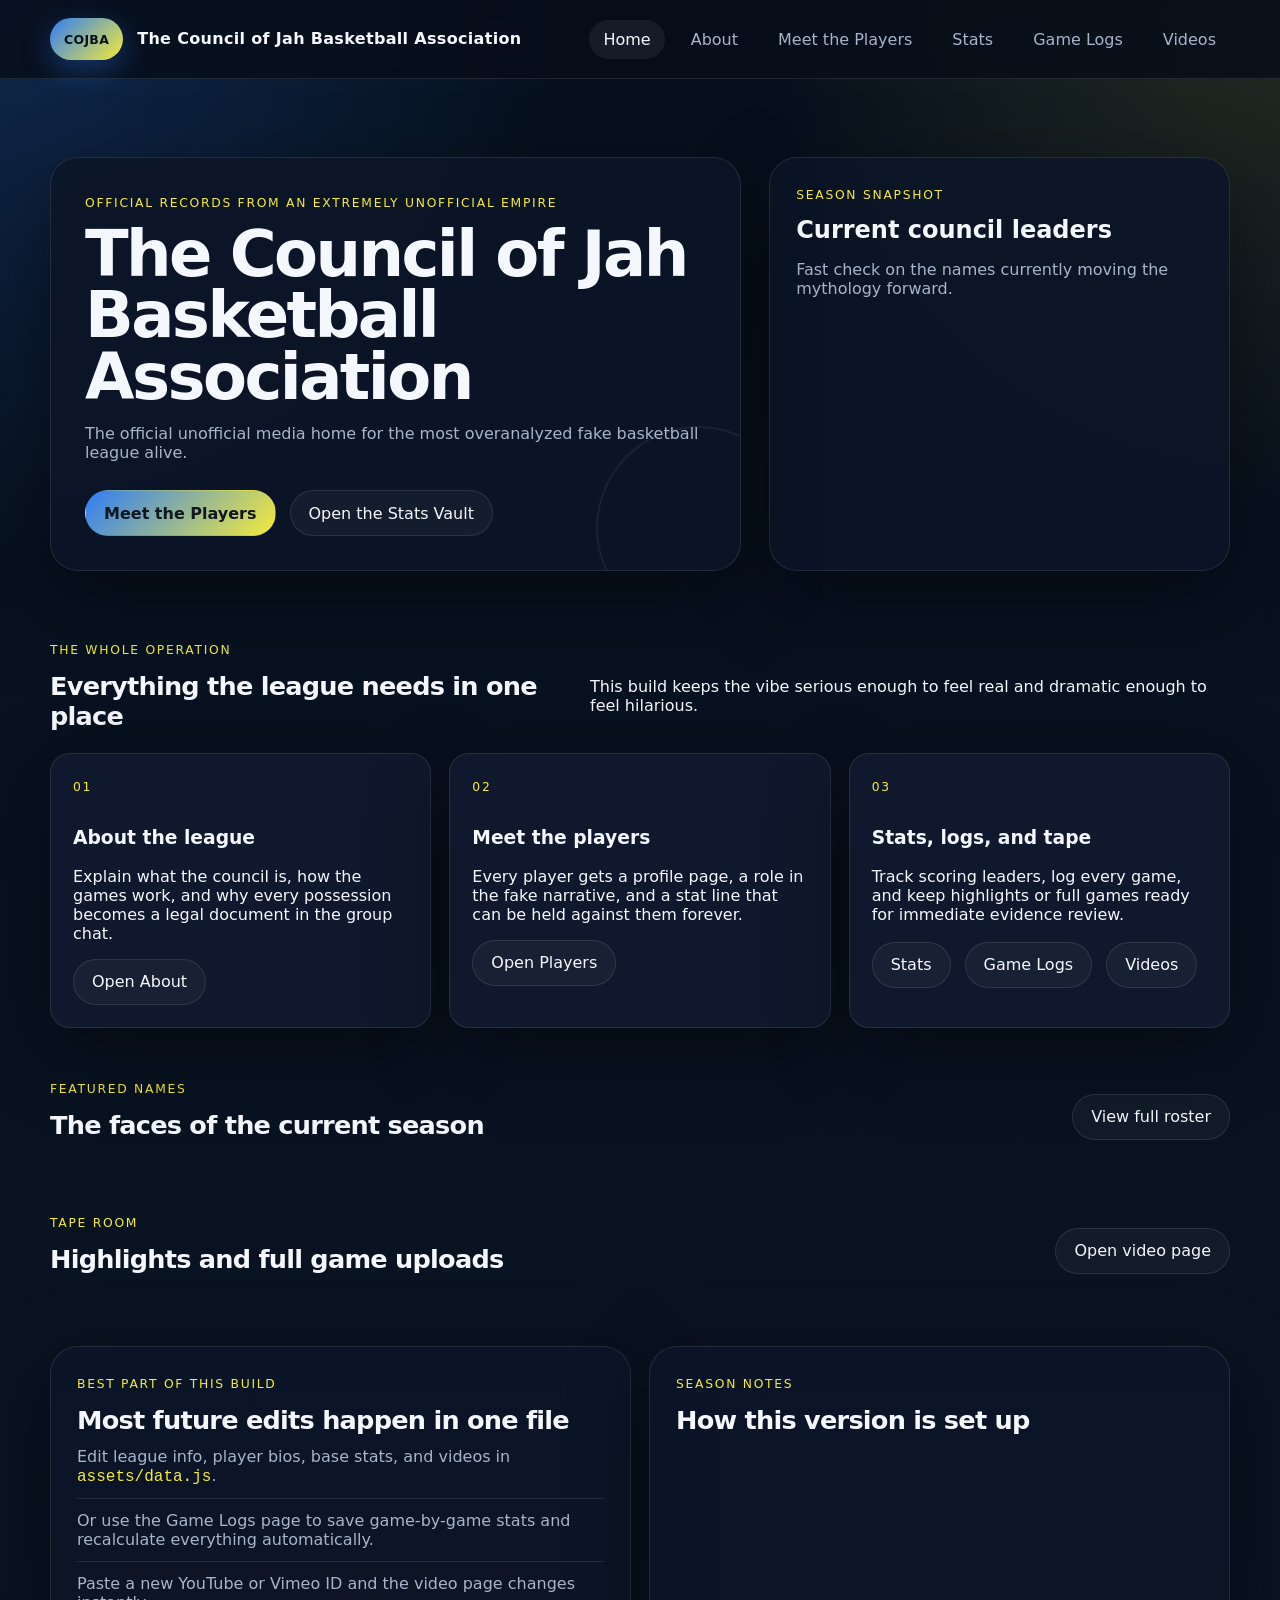
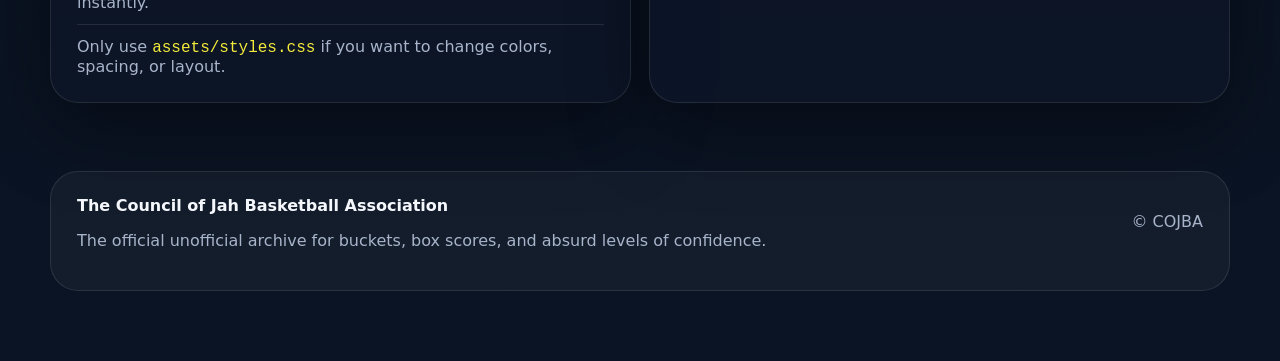
<file: index.html>
<!DOCTYPE html>
<html lang="en">
  <head>
    <meta charset="UTF-8" />
    <meta name="viewport" content="width=device-width, initial-scale=1.0" />
    <title>The Council of Jah Basketball Association</title>
    <meta
      name="description"
      content="The official unofficial website of The Council of Jah Basketball Association with player profiles, stats, and video archives."
    />
    <link rel="stylesheet" href="assets/styles.css" />
  </head>
  <body data-page="home">
    <header class="topbar">
      <div class="site-shell topbar__inner">
        <a class="brand" href="index.html" aria-label="Go to homepage">
          <span class="brand__mark" data-league-short>COJBA</span>
          <span data-league-name>The Council of Jah Basketball Association</span>
        </a>
        <nav class="nav" aria-label="Primary">
          <a class="active" href="index.html">Home</a>
          <a href="about.html">About</a>
          <a href="players.html">Meet the Players</a>
          <a href="stats.html">Stats</a>
          <a href="game-logs.html">Game Logs</a>
          <a href="videos.html">Videos</a>
        </nav>
      </div>
    </header>

    <main>
      <section class="hero">
        <div class="site-shell hero__grid">
          <div class="hero__main">
            <span class="eyebrow">Official records from an extremely unofficial empire</span>
            <h1 id="hero-title">The Council of Jah Basketball Association</h1>
            <p id="hero-blurb">
              The official unofficial media home for the most overanalyzed fake basketball league alive.
            </p>
            <div class="hero__actions">
              <a class="button" href="players.html">Meet the Players</a>
              <a class="ghost-button" href="stats.html">Open the Stats Vault</a>
            </div>
          </div>
          <aside class="hero__side">
            <div>
              <span class="eyebrow">Season snapshot</span>
              <h2 style="margin: 0 0 12px">Current council leaders</h2>
              <p>Fast check on the names currently moving the mythology forward.</p>
            </div>
            <div class="stat-grid" id="quick-stats"></div>
          </aside>
        </div>
      </section>

      <section class="section">
        <div class="site-shell">
          <div class="section-head">
            <div>
              <span class="eyebrow">The whole operation</span>
              <h2>Everything the league needs in one place</h2>
            </div>
            <p class="section-subtext">
              This build keeps the vibe serious enough to feel real and dramatic enough to feel hilarious.
            </p>
          </div>
          <div class="card-grid">
            <article class="list-card">
              <span class="eyebrow">01</span>
              <h3>About the league</h3>
              <p>Explain what the council is, how the games work, and why every possession becomes a legal document in the group chat.</p>
              <a class="ghost-button" href="about.html">Open About</a>
            </article>
            <article class="list-card">
              <span class="eyebrow">02</span>
              <h3>Meet the players</h3>
              <p>Every player gets a profile page, a role in the fake narrative, and a stat line that can be held against them forever.</p>
              <a class="ghost-button" href="players.html">Open Players</a>
            </article>
            <article class="list-card">
              <span class="eyebrow">03</span>
              <h3>Stats, logs, and tape</h3>
              <p>Track scoring leaders, log every game, and keep highlights or full games ready for immediate evidence review.</p>
              <div class="hero__actions" style="margin-top: 18px">
                <a class="ghost-button" href="stats.html">Stats</a>
                <a class="ghost-button" href="game-logs.html">Game Logs</a>
                <a class="ghost-button" href="videos.html">Videos</a>
              </div>
            </article>
          </div>
        </div>
      </section>

      <section class="section">
        <div class="site-shell">
          <div class="section-head">
            <div>
              <span class="eyebrow">Featured names</span>
              <h2>The faces of the current season</h2>
            </div>
            <a class="ghost-button" href="players.html">View full roster</a>
          </div>
          <div class="card-grid" id="player-preview"></div>
        </div>
      </section>

      <section class="section">
        <div class="site-shell">
          <div class="section-head">
            <div>
              <span class="eyebrow">Tape room</span>
              <h2>Highlights and full game uploads</h2>
            </div>
            <a class="ghost-button" href="videos.html">Open video page</a>
          </div>
          <div class="card-grid" id="video-preview"></div>
        </div>
      </section>

      <section class="section">
        <div class="site-shell card-grid two">
          <section class="surface">
            <span class="eyebrow">Best part of this build</span>
            <h2>Most future edits happen in one file</h2>
            <ul class="bullets">
              <li>Edit league info, player bios, base stats, and videos in <code>assets/data.js</code>.</li>
              <li>Or use the Game Logs page to save game-by-game stats and recalculate everything automatically.</li>
              <li>Paste a new YouTube or Vimeo ID and the video page changes instantly.</li>
              <li>Only use <code>assets/styles.css</code> if you want to change colors, spacing, or layout.</li>
            </ul>
          </section>
          <section class="surface">
            <span class="eyebrow">Season notes</span>
            <h2>How this version is set up</h2>
            <ul class="bullets" id="season-notes"></ul>
          </section>
        </div>
      </section>
    </main>

    <footer class="footer">
      <div class="site-shell footer__panel">
        <div>
          <strong data-league-name>The Council of Jah Basketball Association</strong>
          <p>The official unofficial archive for buckets, box scores, and absurd levels of confidence.</p>
        </div>
        <div>
          <p>&copy; <span data-current-year></span> <span data-league-short>COJBA</span></p>
        </div>
      </div>
    </footer>

    <script src="assets/data.js"></script>
    <script src="assets/app.js"></script>
  </body>
</html>
</file>
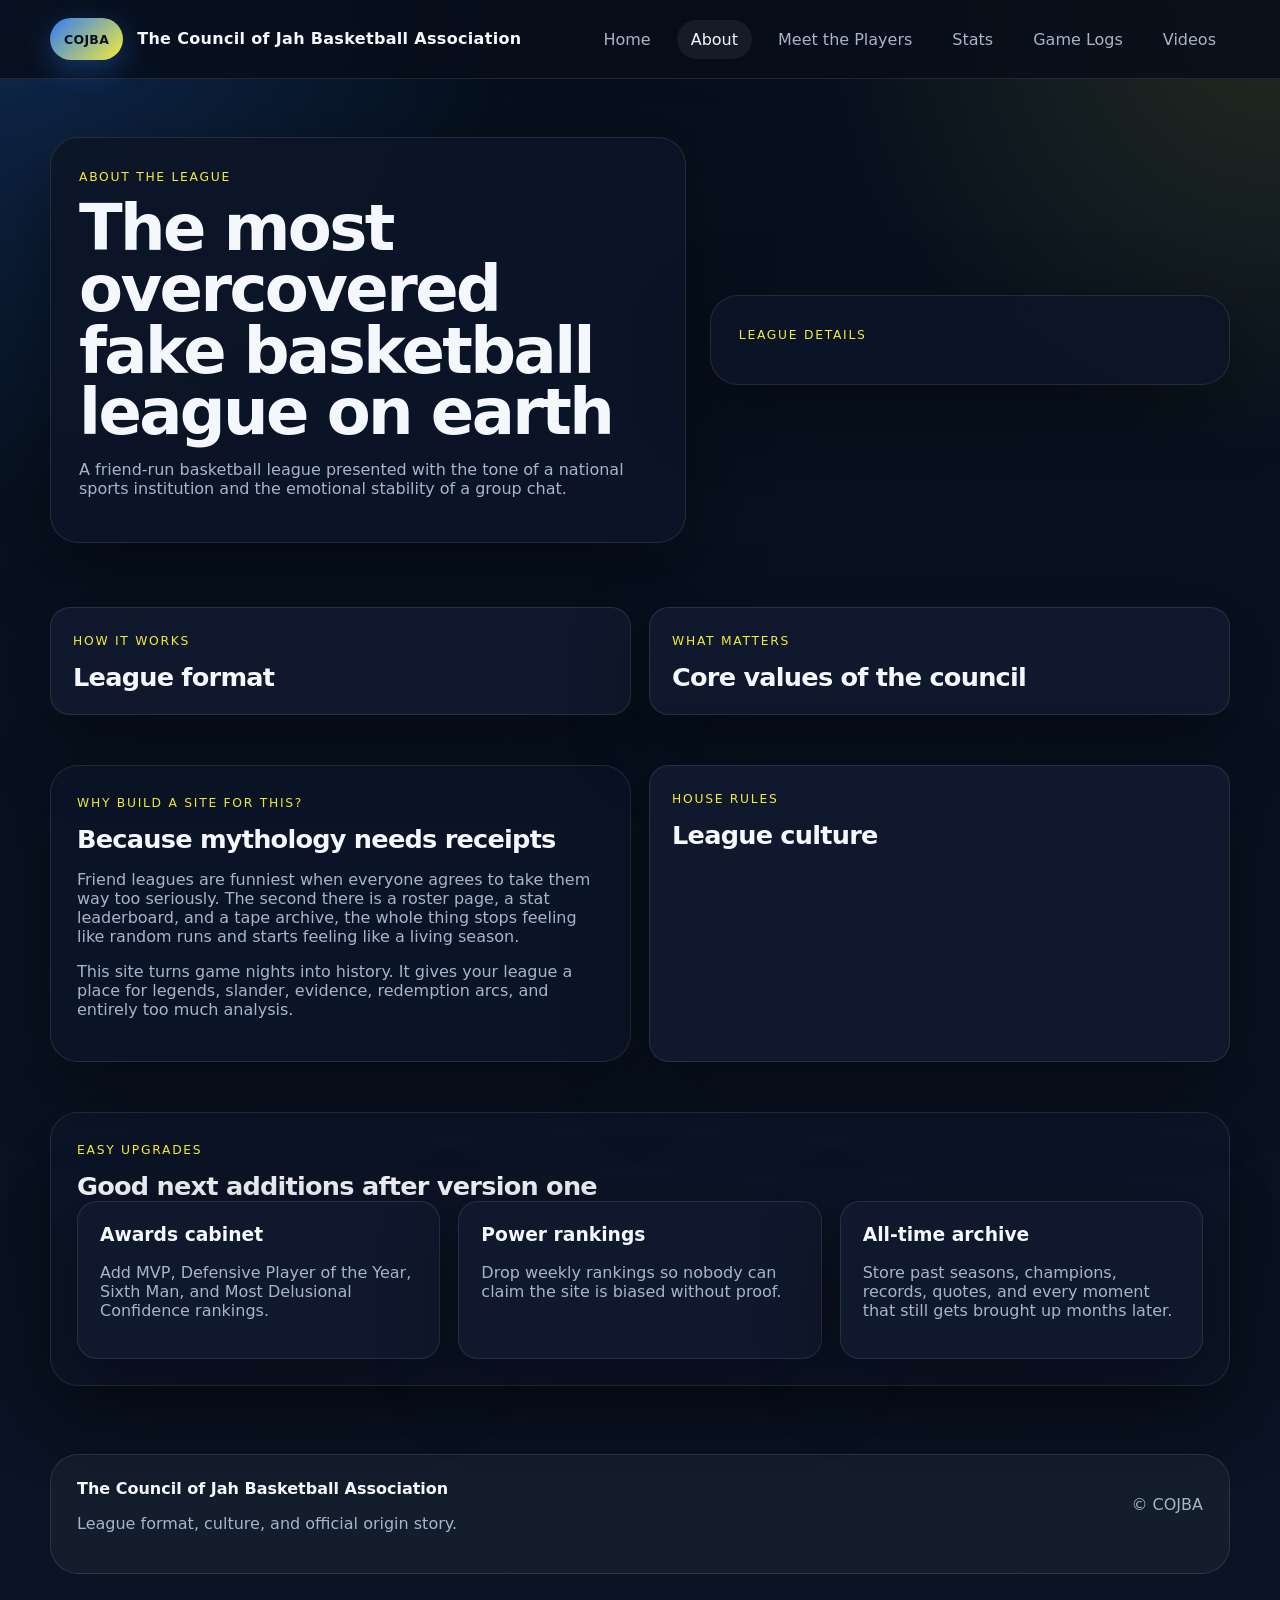
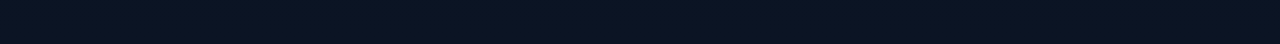
<file: about.html>
<!DOCTYPE html>
<html lang="en">
  <head>
    <meta charset="UTF-8" />
    <meta name="viewport" content="width=device-width, initial-scale=1.0" />
    <title>About | The Council of Jah Basketball Association</title>
    <meta name="description" content="About The Council of Jah Basketball Association, its format, and its fake-media mythology." />
    <link rel="stylesheet" href="assets/styles.css" />
  </head>
  <body data-page="about">
    <header class="topbar">
      <div class="site-shell topbar__inner">
        <a class="brand" href="index.html" aria-label="Go to homepage">
          <span class="brand__mark" data-league-short>COJBA</span>
          <span data-league-name>The Council of Jah Basketball Association</span>
        </a>
        <nav class="nav" aria-label="Primary">
          <a href="index.html">Home</a>
          <a class="active" href="about.html">About</a>
          <a href="players.html">Meet the Players</a>
          <a href="stats.html">Stats</a>
          <a href="game-logs.html">Game Logs</a>
          <a href="videos.html">Videos</a>
        </nav>
      </div>
    </header>

    <main>
      <section class="page-hero site-shell">
        <div class="page-hero__panel">
          <span class="eyebrow">About the league</span>
          <h1>The most overcovered fake basketball league on earth</h1>
          <p id="about-description">
            A friend-run basketball league presented with the tone of a national sports institution and the emotional stability of a group chat.
          </p>
        </div>
        <aside class="page-hero__panel">
          <span class="eyebrow">League details</span>
          <div id="league-details" class="info-cluster"></div>
        </aside>
      </section>

      <section class="section">
        <div class="site-shell card-grid two">
          <article class="surface list-card">
            <span class="eyebrow">How it works</span>
            <h2>League format</h2>
            <ul id="format-list"></ul>
          </article>
          <article class="surface list-card">
            <span class="eyebrow">What matters</span>
            <h2>Core values of the council</h2>
            <ul id="values-list"></ul>
          </article>
        </div>
      </section>

      <section class="section">
        <div class="site-shell card-grid two">
          <article class="surface">
            <span class="eyebrow">Why build a site for this?</span>
            <h2>Because mythology needs receipts</h2>
            <p>
              Friend leagues are funniest when everyone agrees to take them way too seriously. The second there is a roster page, a stat leaderboard,
              and a tape archive, the whole thing stops feeling like random runs and starts feeling like a living season.
            </p>
            <p>
              This site turns game nights into history. It gives your league a place for legends, slander, evidence, redemption arcs, and entirely too much analysis.
            </p>
          </article>
          <article class="surface list-card">
            <span class="eyebrow">House rules</span>
            <h2>League culture</h2>
            <ul id="rules-list"></ul>
          </article>
        </div>
      </section>

      <section class="section">
        <div class="site-shell">
          <article class="surface">
            <span class="eyebrow">Easy upgrades</span>
            <h2>Good next additions after version one</h2>
            <div class="card-grid">
              <article class="list-card">
                <h3>Awards cabinet</h3>
                <p>Add MVP, Defensive Player of the Year, Sixth Man, and Most Delusional Confidence rankings.</p>
              </article>
              <article class="list-card">
                <h3>Power rankings</h3>
                <p>Drop weekly rankings so nobody can claim the site is biased without proof.</p>
              </article>
              <article class="list-card">
                <h3>All-time archive</h3>
                <p>Store past seasons, champions, records, quotes, and every moment that still gets brought up months later.</p>
              </article>
            </div>
          </article>
        </div>
      </section>
    </main>

    <footer class="footer">
      <div class="site-shell footer__panel">
        <div>
          <strong data-league-name>The Council of Jah Basketball Association</strong>
          <p>League format, culture, and official origin story.</p>
        </div>
        <div>
          <p>&copy; <span data-current-year></span> <span data-league-short>COJBA</span></p>
        </div>
      </div>
    </footer>

    <script src="assets/data.js"></script>
    <script src="assets/app.js"></script>
  </body>
</html>
</file>
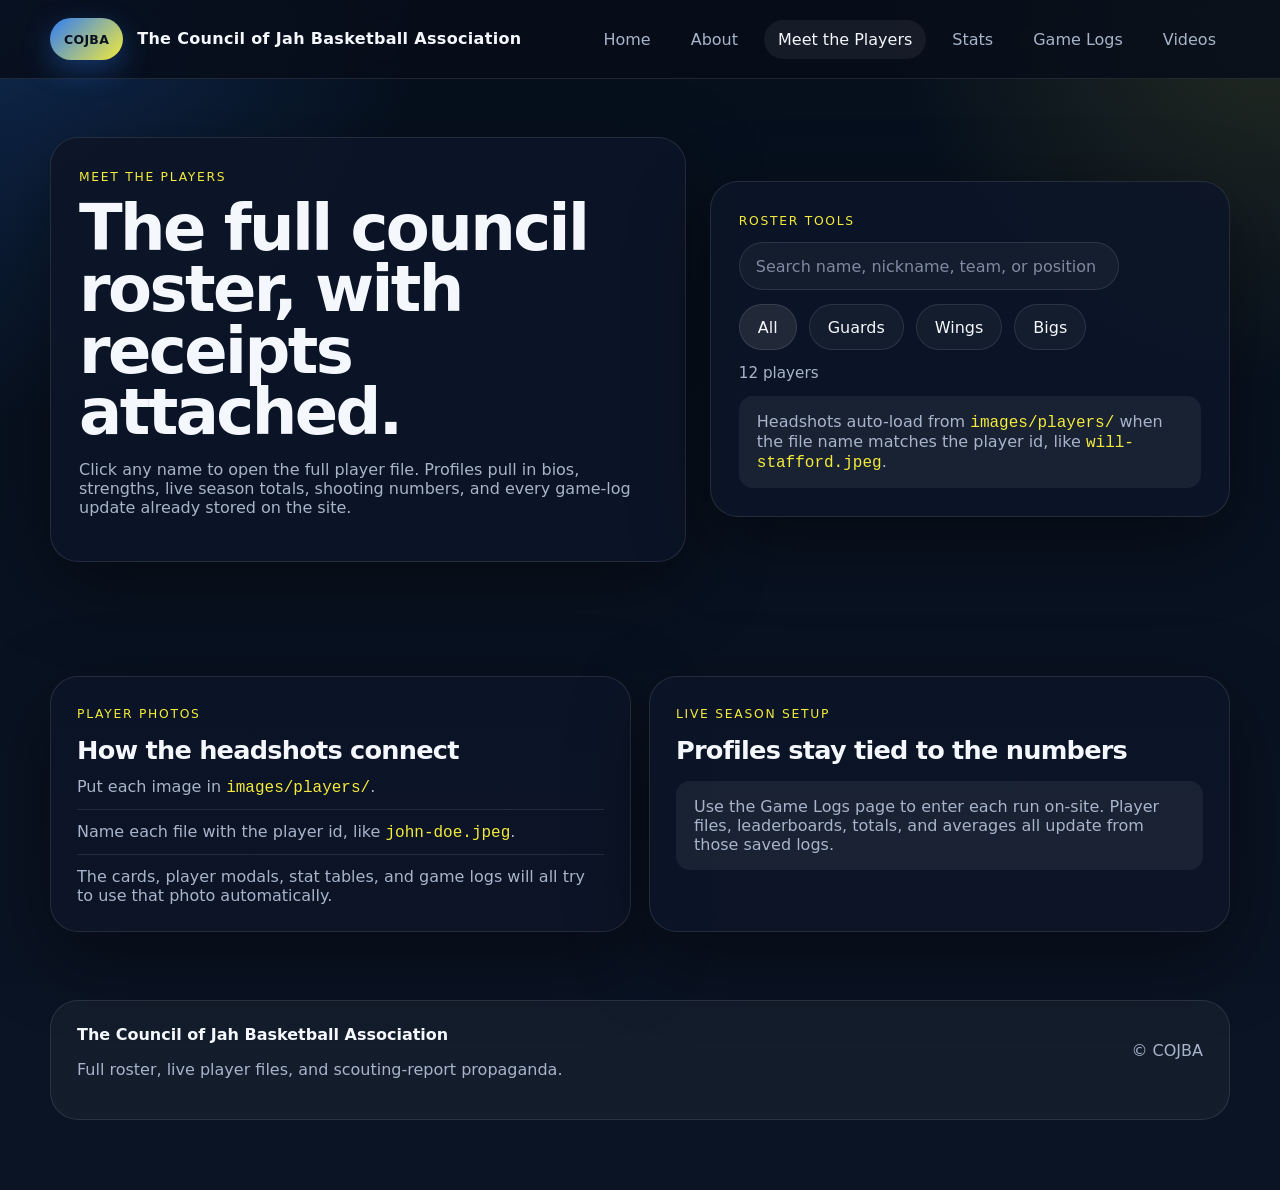
<file: players.html>
<!DOCTYPE html>
<html lang="en">
  <head>
    <meta charset="UTF-8" />
    <meta name="viewport" content="width=device-width, initial-scale=1.0" />
    <title>Meet the Players | The Council of Jah Basketball Association</title>
    <meta
      name="description"
      content="Full COJBA roster with player files, scouting reports, live stats, and headshots that auto-load from your player image folder."
    />
    <link rel="stylesheet" href="assets/styles.css" />
  </head>
  <body data-page="players">
    <header class="topbar">
      <div class="site-shell topbar__inner">
        <a class="brand" href="index.html" aria-label="Go to homepage">
          <span class="brand__mark" data-league-short>COJBA</span>
          <span data-league-name>The Council of Jah Basketball Association</span>
        </a>
        <nav class="nav" aria-label="Primary">
          <a href="index.html">Home</a>
          <a href="about.html">About</a>
          <a class="active" href="players.html">Meet the Players</a>
          <a href="stats.html">Stats</a>
          <a href="game-logs.html">Game Logs</a>
          <a href="videos.html">Videos</a>
        </nav>
      </div>
    </header>

    <main>
      <section class="page-hero site-shell players-hero">
        <div class="page-hero__panel">
          <span class="eyebrow">Meet the players</span>
          <h1>The full council roster, with receipts attached.</h1>
          <p>
            Click any name to open the full player file. Profiles pull in bios, strengths, live season totals,
            shooting numbers, and every game-log update already stored on the site.
          </p>
        </div>
        <aside class="page-hero__panel">
          <span class="eyebrow">Roster tools</span>
          <div class="stack">
            <input
              id="player-search"
              class="input"
              type="text"
              placeholder="Search name, nickname, team, or position"
            />
            <div class="filter-row">
              <button class="filter-button active" type="button" data-filter="ALL">All</button>
              <button class="filter-button" type="button" data-filter="GUARDS">Guards</button>
              <button class="filter-button" type="button" data-filter="WINGS">Wings</button>
              <button class="filter-button" type="button" data-filter="BIGS">Bigs</button>
            </div>
            <span class="inline-meta" id="player-count">12 players</span>
            <p class="code-note players-note">
              Headshots auto-load from <code>images/players/</code> when the file name matches the player id,
              like <code>will-stafford.jpeg</code>.
            </p>
          </div>
        </aside>
      </section>

      <section class="section">
        <div class="site-shell">
          <div class="card-grid" id="players-grid"></div>
        </div>
      </section>

      <section class="section">
        <div class="site-shell card-grid two">
          <article class="surface">
            <span class="eyebrow">Player photos</span>
            <h2>How the headshots connect</h2>
            <ul class="bullets">
              <li>Put each image in <code>images/players/</code>.</li>
              <li>Name each file with the player id, like <code>john-doe.jpeg</code>.</li>
              <li>The cards, player modals, stat tables, and game logs will all try to use that photo automatically.</li>
            </ul>
          </article>
          <article class="surface">
            <span class="eyebrow">Live season setup</span>
            <h2>Profiles stay tied to the numbers</h2>
            <p class="code-note">
              Use the Game Logs page to enter each run on-site. Player files, leaderboards, totals, and averages all update from those saved logs.
            </p>
          </article>
        </div>
      </section>
    </main>

    <footer class="footer">
      <div class="site-shell footer__panel">
        <div>
          <strong data-league-name>The Council of Jah Basketball Association</strong>
          <p>Full roster, live player files, and scouting-report propaganda.</p>
        </div>
        <div>
          <p>&copy; <span data-current-year></span> <span data-league-short>COJBA</span></p>
        </div>
      </div>
    </footer>

    <script src="assets/data.js"></script>
    <script src="assets/app.js"></script>
  </body>
</html>
</file>
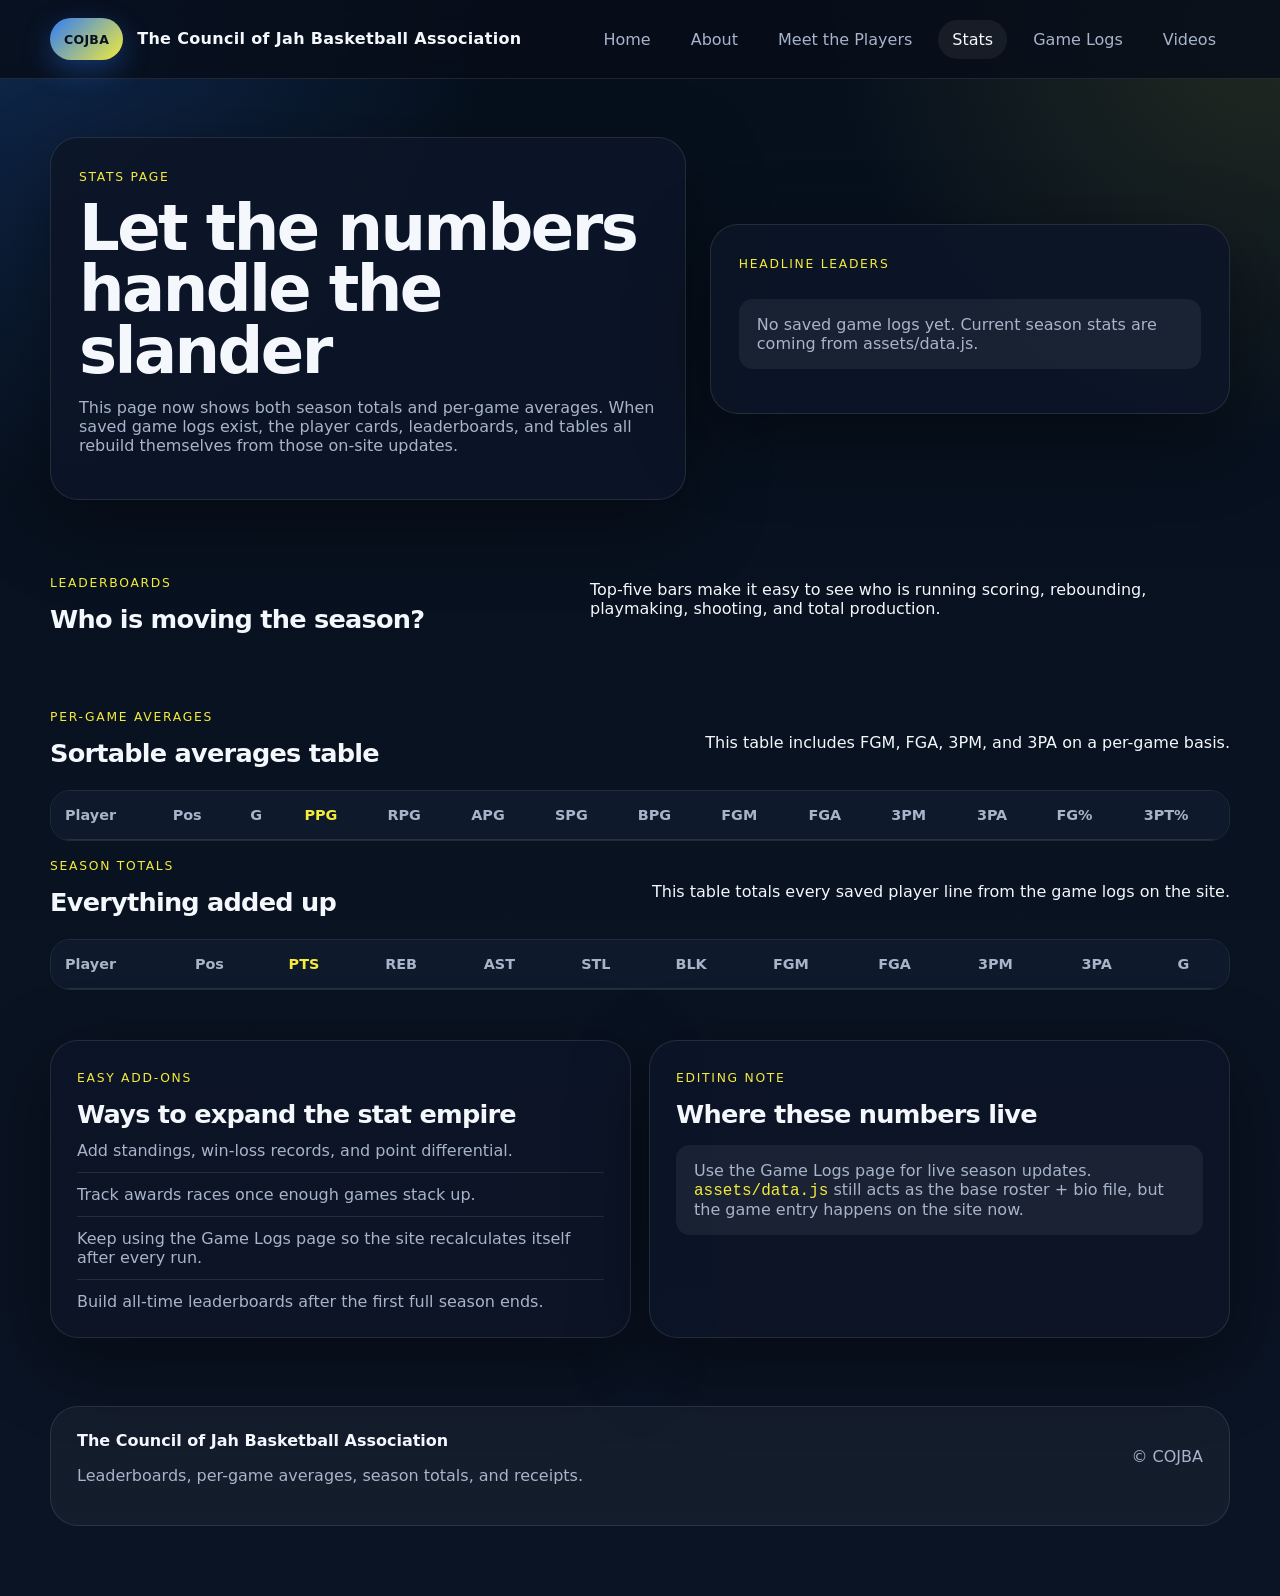
<file: stats.html>
<!DOCTYPE html>
<html lang="en">
  <head>
    <meta charset="UTF-8" />
    <meta name="viewport" content="width=device-width, initial-scale=1.0" />
    <title>Stats | The Council of Jah Basketball Association</title>
    <meta name="description" content="League stats page with leaderboards, per-game averages, and season totals for The Council of Jah Basketball Association." />
    <link rel="stylesheet" href="assets/styles.css" />
  </head>
  <body data-page="stats">
    <header class="topbar">
      <div class="site-shell topbar__inner">
        <a class="brand" href="index.html" aria-label="Go to homepage">
          <span class="brand__mark" data-league-short>COJBA</span>
          <span data-league-name>The Council of Jah Basketball Association</span>
        </a>
        <nav class="nav" aria-label="Primary">
          <a href="index.html">Home</a>
          <a href="about.html">About</a>
          <a href="players.html">Meet the Players</a>
          <a class="active" href="stats.html">Stats</a>
          <a href="game-logs.html">Game Logs</a>
          <a href="videos.html">Videos</a>
        </nav>
      </div>
    </header>

    <main>
      <section class="page-hero site-shell">
        <div class="page-hero__panel">
          <span class="eyebrow">Stats page</span>
          <h1>Let the numbers handle the slander</h1>
          <p>
            This page now shows both season totals and per-game averages. When saved game logs exist,
            the player cards, leaderboards, and tables all rebuild themselves from those on-site updates.
          </p>
        </div>
        <aside class="page-hero__panel">
          <span class="eyebrow">Headline leaders</span>
          <div class="info-cluster" id="stats-summary"></div>
          <p class="code-note" style="margin-top: 14px" data-stats-source-note>No saved game logs yet. Current season stats are coming from assets/data.js.</p>
        </aside>
      </section>

      <section class="section">
        <div class="site-shell">
          <div class="section-head">
            <div>
              <span class="eyebrow">Leaderboards</span>
              <h2>Who is moving the season?</h2>
            </div>
            <p class="section-subtext">Top-five bars make it easy to see who is running scoring, rebounding, playmaking, shooting, and total production.</p>
          </div>
          <div class="leaderboards-grid" id="leaderboards"></div>
        </div>
      </section>

      <section class="section">
        <div class="site-shell stack">
          <div>
            <div class="section-head">
              <div>
                <span class="eyebrow">Per-game averages</span>
                <h2>Sortable averages table</h2>
              </div>
              <p class="section-subtext">This table includes FGM, FGA, 3PM, and 3PA on a per-game basis.</p>
            </div>
            <div class="table-wrap">
              <table class="stats-table" id="stats-averages-table">
                <thead>
                  <tr>
                    <th>Player</th>
                    <th>Pos</th>
                    <th><button class="sort-button" type="button" data-sort="stats.games">G</button></th>
                    <th><button class="sort-button active" type="button" data-sort="stats.pts">PPG</button></th>
                    <th><button class="sort-button" type="button" data-sort="stats.reb">RPG</button></th>
                    <th><button class="sort-button" type="button" data-sort="stats.ast">APG</button></th>
                    <th><button class="sort-button" type="button" data-sort="stats.stl">SPG</button></th>
                    <th><button class="sort-button" type="button" data-sort="stats.blk">BPG</button></th>
                    <th><button class="sort-button" type="button" data-sort="stats.fgm">FGM</button></th>
                    <th><button class="sort-button" type="button" data-sort="stats.fga">FGA</button></th>
                    <th><button class="sort-button" type="button" data-sort="stats.tpm">3PM</button></th>
                    <th><button class="sort-button" type="button" data-sort="stats.tpa">3PA</button></th>
                    <th><button class="sort-button" type="button" data-sort="stats.fg">FG%</button></th>
                    <th><button class="sort-button" type="button" data-sort="stats.three">3PT%</button></th>
                  </tr>
                </thead>
                <tbody id="stats-averages-table-body"></tbody>
              </table>
            </div>
          </div>

          <div>
            <div class="section-head">
              <div>
                <span class="eyebrow">Season totals</span>
                <h2>Everything added up</h2>
              </div>
              <p class="section-subtext">This table totals every saved player line from the game logs on the site.</p>
            </div>
            <div class="table-wrap">
              <table class="stats-table" id="stats-totals-table">
                <thead>
                  <tr>
                    <th>Player</th>
                    <th>Pos</th>
                    <th><button class="sort-button active" type="button" data-sort="totals.pts">PTS</button></th>
                    <th><button class="sort-button" type="button" data-sort="totals.reb">REB</button></th>
                    <th><button class="sort-button" type="button" data-sort="totals.ast">AST</button></th>
                    <th><button class="sort-button" type="button" data-sort="totals.stl">STL</button></th>
                    <th><button class="sort-button" type="button" data-sort="totals.blk">BLK</button></th>
                    <th><button class="sort-button" type="button" data-sort="totals.fgm">FGM</button></th>
                    <th><button class="sort-button" type="button" data-sort="totals.fga">FGA</button></th>
                    <th><button class="sort-button" type="button" data-sort="totals.tpm">3PM</button></th>
                    <th><button class="sort-button" type="button" data-sort="totals.tpa">3PA</button></th>
                    <th><button class="sort-button" type="button" data-sort="totals.games">G</button></th>
                  </tr>
                </thead>
                <tbody id="stats-totals-table-body"></tbody>
              </table>
            </div>
          </div>
        </div>
      </section>

      <section class="section">
        <div class="site-shell card-grid two">
          <article class="surface">
            <span class="eyebrow">Easy add-ons</span>
            <h2>Ways to expand the stat empire</h2>
            <ul class="bullets">
              <li>Add standings, win-loss records, and point differential.</li>
              <li>Track awards races once enough games stack up.</li>
              <li>Keep using the Game Logs page so the site recalculates itself after every run.</li>
              <li>Build all-time leaderboards after the first full season ends.</li>
            </ul>
          </article>
          <article class="surface">
            <span class="eyebrow">Editing note</span>
            <h2>Where these numbers live</h2>
            <p class="code-note">
              Use the Game Logs page for live season updates. <code>assets/data.js</code> still acts as the base roster + bio file, but the game entry happens on the site now.
            </p>
          </article>
        </div>
      </section>
    </main>

    <footer class="footer">
      <div class="site-shell footer__panel">
        <div>
          <strong data-league-name>The Council of Jah Basketball Association</strong>
          <p>Leaderboards, per-game averages, season totals, and receipts.</p>
        </div>
        <div>
          <p>&copy; <span data-current-year></span> <span data-league-short>COJBA</span></p>
        </div>
      </div>
    </footer>

    <script src="assets/data.js"></script>
    <script src="assets/app.js"></script>
  </body>
</html>
</file>
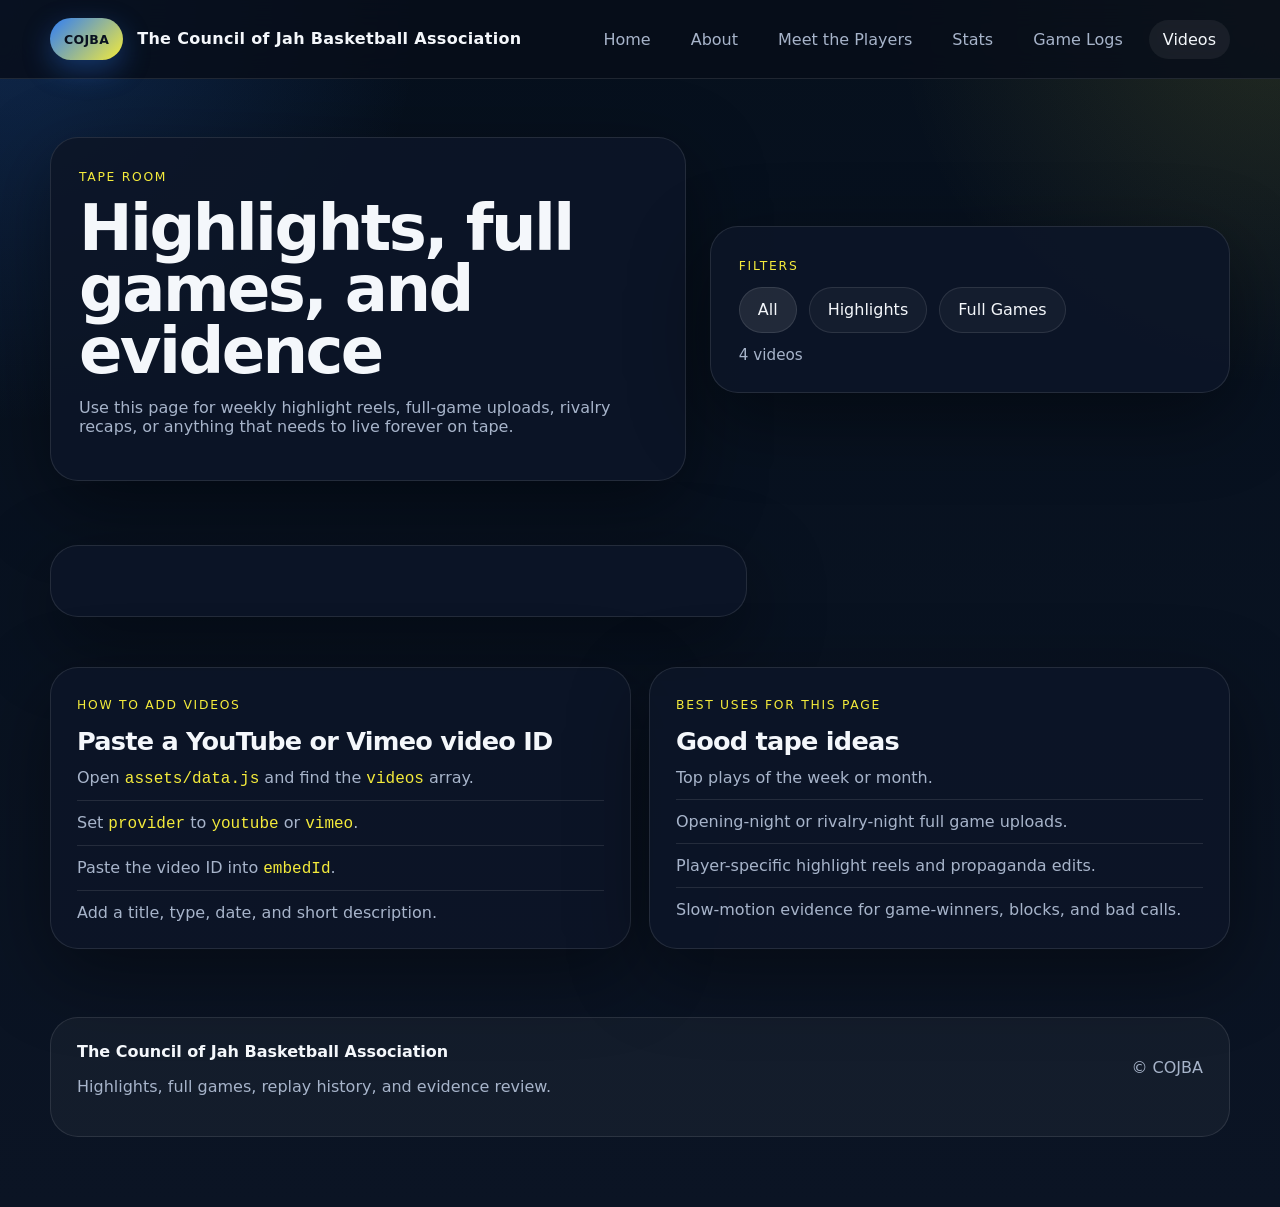
<file: videos.html>
<!DOCTYPE html>
<html lang="en">
  <head>
    <meta charset="UTF-8" />
    <meta name="viewport" content="width=device-width, initial-scale=1.0" />
    <title>Videos | The Council of Jah Basketball Association</title>
    <meta name="description" content="Highlights and full game videos for The Council of Jah Basketball Association with YouTube and Vimeo embed support." />
    <link rel="stylesheet" href="assets/styles.css" />
  </head>
  <body data-page="videos">
    <header class="topbar">
      <div class="site-shell topbar__inner">
        <a class="brand" href="index.html" aria-label="Go to homepage">
          <span class="brand__mark" data-league-short>COJBA</span>
          <span data-league-name>The Council of Jah Basketball Association</span>
        </a>
        <nav class="nav" aria-label="Primary">
          <a href="index.html">Home</a>
          <a href="about.html">About</a>
          <a href="players.html">Meet the Players</a>
          <a href="stats.html">Stats</a>
          <a href="game-logs.html">Game Logs</a>
          <a class="active" href="videos.html">Videos</a>
        </nav>
      </div>
    </header>

    <main>
      <section class="page-hero site-shell">
        <div class="page-hero__panel">
          <span class="eyebrow">Tape room</span>
          <h1>Highlights, full games, and evidence</h1>
          <p>
            Use this page for weekly highlight reels, full-game uploads, rivalry recaps, or anything that needs to live forever on tape.
          </p>
        </div>
        <aside class="page-hero__panel">
          <span class="eyebrow">Filters</span>
          <div class="filter-row" style="margin-bottom: 12px">
            <button class="filter-button active" type="button" data-video-filter="ALL">All</button>
            <button class="filter-button" type="button" data-video-filter="Highlights">Highlights</button>
            <button class="filter-button" type="button" data-video-filter="Full Game">Full Games</button>
          </div>
          <span class="inline-meta" id="video-count">4 videos</span>
        </aside>
      </section>

      <section class="section">
        <div class="site-shell video-layout">
          <div class="surface">
            <div id="featured-video"></div>
            <div id="featured-video-meta" style="margin-top: 18px"></div>
          </div>
          <aside class="video-sidebar" id="video-list"></aside>
        </div>
      </section>

      <section class="section">
        <div class="site-shell card-grid two">
          <article class="surface">
            <span class="eyebrow">How to add videos</span>
            <h2>Paste a YouTube or Vimeo video ID</h2>
            <ul class="bullets">
              <li>Open <code>assets/data.js</code> and find the <code>videos</code> array.</li>
              <li>Set <code>provider</code> to <code>youtube</code> or <code>vimeo</code>.</li>
              <li>Paste the video ID into <code>embedId</code>.</li>
              <li>Add a title, type, date, and short description.</li>
            </ul>
          </article>
          <article class="surface">
            <span class="eyebrow">Best uses for this page</span>
            <h2>Good tape ideas</h2>
            <ul class="bullets">
              <li>Top plays of the week or month.</li>
              <li>Opening-night or rivalry-night full game uploads.</li>
              <li>Player-specific highlight reels and propaganda edits.</li>
              <li>Slow-motion evidence for game-winners, blocks, and bad calls.</li>
            </ul>
          </article>
        </div>
      </section>
    </main>

    <footer class="footer">
      <div class="site-shell footer__panel">
        <div>
          <strong data-league-name>The Council of Jah Basketball Association</strong>
          <p>Highlights, full games, replay history, and evidence review.</p>
        </div>
        <div>
          <p>&copy; <span data-current-year></span> <span data-league-short>COJBA</span></p>
        </div>
      </div>
    </footer>

    <script src="assets/data.js"></script>
    <script src="assets/app.js"></script>
  </body>
</html>
</file>
<file: assets/styles.css>
:root {
  --bg: #08111f;
  --bg-soft: #0e1628;
  --panel: rgba(13, 22, 39, 0.9);
  --panel-strong: rgba(16, 25, 45, 0.96);
  --text: #f4f7fb;
  --muted: #a7b4ca;
  --accent: #2f7df6;
  --accent-2: #f4eb3b;
  --accent-rgb: 47, 125, 246;
  --accent-2-rgb: 244, 235, 59;
  --line: rgba(255, 255, 255, 0.1);
  --success: #4fd6c2;
  --shadow: 0 24px 80px rgba(0, 0, 0, 0.42);
  --radius-xl: 28px;
  --radius-lg: 20px;
  --radius-md: 14px;
  --radius-sm: 10px;
  --max: 1180px;
}

* {
  box-sizing: border-box;
}

html {
  scroll-behavior: smooth;
}

body {
  margin: 0;
  font-family: Inter, ui-sans-serif, system-ui, -apple-system, BlinkMacSystemFont, 'Segoe UI', sans-serif;
  color: var(--text);
  background:
    radial-gradient(circle at top left, rgba(var(--accent-rgb), 0.22), transparent 24%),
    radial-gradient(circle at top right, rgba(var(--accent-2-rgb), 0.12), transparent 22%),
    linear-gradient(180deg, #06101d 0%, #0b1424 100%);
  min-height: 100vh;
}

body.no-scroll {
  overflow: hidden;
}

a {
  color: inherit;
  text-decoration: none;
}

img {
  max-width: 100%;
}

button,
input,
textarea,
select {
  font: inherit;
}

button {
  cursor: pointer;
}

textarea {
  resize: vertical;
}

.site-shell {
  width: min(calc(100% - 32px), var(--max));
  margin: 0 auto;
}

.topbar {
  position: sticky;
  top: 0;
  z-index: 40;
  background: rgba(8, 14, 26, 0.84);
  backdrop-filter: blur(14px);
  border-bottom: 1px solid var(--line);
}

.topbar__inner {
  display: flex;
  align-items: center;
  justify-content: space-between;
  gap: 24px;
  min-height: 78px;
  padding: 10px 0;
}

.brand {
  display: flex;
  align-items: center;
  gap: 14px;
  font-weight: 700;
  letter-spacing: 0.02em;
  flex: 1 1 380px;
  min-width: 0;
}

.brand > span:last-child {
  line-height: 1.12;
}

.brand__mark {
  min-width: 58px;
  height: 42px;
  padding: 0 14px;
  display: grid;
  place-items: center;
  border-radius: 999px;
  color: #0a1120;
  font-weight: 900;
  font-size: 0.78rem;
  background: linear-gradient(135deg, var(--accent), var(--accent-2));
  box-shadow: 0 10px 28px rgba(var(--accent-rgb), 0.34);
  flex-shrink: 0;
}

.nav {
  display: flex;
  align-items: center;
  gap: 12px;
  flex-wrap: wrap;
  justify-content: flex-end;
}

.nav a {
  padding: 10px 14px;
  border-radius: 999px;
  color: var(--muted);
  transition: 180ms ease;
}

.nav a:hover,
.nav a.active {
  color: var(--text);
  background: rgba(255, 255, 255, 0.06);
}

.hero {
  padding: 78px 0 34px;
}

.hero__grid {
  display: grid;
  grid-template-columns: 1.2fr 0.8fr;
  gap: 28px;
  align-items: stretch;
}

.hero__main,
.hero__side,
.surface {
  background: var(--panel);
  border: 1px solid var(--line);
  box-shadow: var(--shadow);
  border-radius: var(--radius-xl);
}

.hero__main {
  padding: 34px;
  position: relative;
  overflow: hidden;
}

.hero__main::after {
  content: '';
  position: absolute;
  inset: auto -60px -60px auto;
  width: 200px;
  height: 200px;
  border-radius: 50%;
  border: 2px solid rgba(255, 255, 255, 0.06);
  box-shadow:
    inset 0 0 0 20px transparent,
    inset 0 0 0 0 rgba(0, 0, 0, 0);
}

.eyebrow {
  display: inline-block;
  font-size: 0.77rem;
  text-transform: uppercase;
  letter-spacing: 0.14em;
  color: var(--accent-2);
  margin-bottom: 14px;
}

.hero h1,
.page-hero h1 {
  font-size: clamp(2.4rem, 5vw, 4.6rem);
  line-height: 0.96;
  margin: 0 0 16px;
  letter-spacing: -0.04em;
}

.hero p,
.page-hero p,
.surface p,
.video-card p,
.player-modal__bio,
.info-card li span,
.detail-row span,
.placeholder-note,
.footer p,
.page-hero__panel .inline-meta,
.storage-note,
.form-help,
.game-log-notes,
.form-status {
  color: var(--muted);
}

.hero__actions {
  display: flex;
  flex-wrap: wrap;
  gap: 14px;
  margin-top: 28px;
}

.button,
.ghost-button,
.filter-button,
.file-button {
  display: inline-flex;
  align-items: center;
  justify-content: center;
  min-height: 46px;
  padding: 0 18px;
  border-radius: 999px;
  border: 1px solid transparent;
  transition: 180ms ease;
}

.button {
  background: linear-gradient(135deg, var(--accent), var(--accent-2));
  color: #12161f;
  font-weight: 800;
}

.button:hover {
  transform: translateY(-1px);
}

.ghost-button,
.filter-button,
.file-button {
  background: rgba(255, 255, 255, 0.04);
  color: var(--text);
  border-color: var(--line);
}

.ghost-button:hover,
.filter-button:hover,
.filter-button.active,
.file-button:hover {
  background: rgba(255, 255, 255, 0.09);
}

.hero__side {
  padding: 26px;
  display: flex;
  flex-direction: column;
  gap: 22px;
}

.stat-grid {
  display: grid;
  grid-template-columns: repeat(2, minmax(0, 1fr));
  gap: 16px;
}

.stat-grid.compact {
  grid-template-columns: repeat(4, minmax(0, 1fr));
}

.stat-grid > div,
.mini-stat-card,
.summary-card {
  background: rgba(255, 255, 255, 0.04);
  border: 1px solid var(--line);
  border-radius: var(--radius-lg);
  padding: 18px;
}

.stat-grid strong,
.mini-stat-card strong,
.summary-card strong,
.detail-row strong,
.leader-row strong,
.table-player strong,
.video-meta-row,
.video-card__footer,
.stat-strip strong,
.info-card strong,
.form-status strong {
  display: block;
  font-size: 1.2rem;
  line-height: 1;
}

.stat-grid span,
.mini-stat-card p,
.summary-card span,
.detail-row span,
.stat-strip span,
.table-player span,
.video-card__footer span,
.info-card li span {
  color: var(--muted);
}

.section {
  padding: 34px 0 16px;
}

.section-head,
.page-hero {
  margin-bottom: 22px;
}

.section-head {
  display: flex;
  align-items: end;
  justify-content: space-between;
  gap: 18px;
}

.section-head.small {
  margin-bottom: 18px;
}

.section-head h2,
.page-hero h2,
.info-card h3,
.leader-card h3,
.video-card h3,
.mini-stat-card h3,
.summary-card h3,
.player-card h3,
.video-placeholder h3,
.surface h2 {
  margin: 0;
  font-size: clamp(1.35rem, 2vw, 2rem);
  letter-spacing: -0.03em;
}

.section-subtext {
  max-width: 640px;
}

.card-grid {
  display: grid;
  grid-template-columns: repeat(3, minmax(0, 1fr));
  gap: 18px;
}

.card-grid.two {
  grid-template-columns: repeat(2, minmax(0, 1fr));
}

.surface {
  padding: 26px;
}

.surface h3,
.surface h2 {
  margin-top: 0;
}

.clean-list {
  list-style: none;
  padding: 0;
  margin: 0;
}

.clean-list li {
  display: flex;
  justify-content: space-between;
  gap: 18px;
  padding: 14px 0;
  border-bottom: 1px solid var(--line);
}

.clean-list li:last-child {
  border-bottom: 0;
  padding-bottom: 0;
}

.list-card ul,
.surface ul.bullets {
  list-style: none;
  margin: 0;
  padding: 0;
}

.list-card li,
.surface ul.bullets li {
  padding: 12px 0;
  border-bottom: 1px solid var(--line);
  color: var(--muted);
}

.list-card li:last-child,
.surface ul.bullets li:last-child {
  border-bottom: 0;
  padding-bottom: 0;
}

.info-cluster {
  display: grid;
  gap: 18px;
}

.detail-row {
  display: flex;
  align-items: center;
  justify-content: space-between;
  gap: 18px;
  padding: 14px 0;
  border-bottom: 1px solid var(--line);
}

.detail-row:last-child {
  border-bottom: 0;
  padding-bottom: 0;
}

.player-card,
.video-card,
.leader-card,
.list-card,
.summary-card {
  position: relative;
  overflow: hidden;
  background: var(--panel-strong);
  border: 1px solid var(--line);
  border-radius: var(--radius-lg);
  box-shadow: var(--shadow);
}

.player-card,
.video-card,
.leader-card,
.list-card {
  padding: 22px;
}

.player-card {
  display: flex;
  flex-direction: column;
  gap: 18px;
  min-height: 240px;
  transition: transform 180ms ease, border-color 180ms ease, box-shadow 180ms ease, background 180ms ease;
}

.player-card:hover,
.player-card:focus-visible,
.video-card:hover,
.video-card.active {
  transform: translateY(-4px);
  border-color: rgba(var(--accent-2-rgb), 0.45);
  box-shadow: 0 22px 60px rgba(0, 0, 0, 0.35);
}

.player-card:focus-visible,
.video-card:focus-visible,
.filter-button:focus-visible,
.button:focus-visible,
.ghost-button:focus-visible,
.file-button:focus-visible,
.modal__close:focus-visible,
input:focus-visible,
textarea:focus-visible,
select:focus-visible,
.nav a:focus-visible {
  outline: 2px solid rgba(var(--accent-2-rgb), 0.7);
  outline-offset: 2px;
}

.player-card__top {
  display: flex;
  gap: 16px;
  align-items: center;
}

.player-card__meta h3,
.player-modal h2 {
  font-size: 1.5rem;
  letter-spacing: -0.03em;
  margin: 0 0 6px;
}

.player-card__meta h3 {
  transition: color 180ms ease, transform 180ms ease, text-shadow 180ms ease;
}

.player-card:hover .player-card__meta h3,
.player-card:focus-visible .player-card__meta h3 {
  color: var(--accent-2);
  transform: translateX(3px);
  text-shadow: 0 0 18px rgba(var(--accent-rgb), 0.2);
}

.player-media {
  display: flex;
  align-items: center;
  justify-content: center;
}

.nickname {
  margin: 0;
  color: var(--accent-2);
}

.player-card__details {
  display: flex;
  flex-wrap: wrap;
  gap: 10px;
}

.player-card__details span,
.video-card__type,
.video-chip {
  display: inline-flex;
  align-items: center;
  justify-content: center;
  width: fit-content;
  padding: 8px 12px;
  border-radius: 999px;
  background: rgba(var(--accent-rgb), 0.14);
  border: 1px solid rgba(var(--accent-2-rgb), 0.25);
  color: var(--accent-2);
  font-size: 0.9rem;
}

.stat-strip {
  display: grid;
  grid-template-columns: repeat(3, minmax(0, 1fr));
  gap: 12px;
  margin-top: auto;
}

.stat-strip > div {
  padding: 14px;
  background: rgba(255, 255, 255, 0.04);
  border-radius: var(--radius-md);
  border: 1px solid var(--line);
}

.avatar-badge {
  width: 58px;
  height: 58px;
  border-radius: 50%;
  display: grid;
  place-items: center;
  color: #11161f;
  background: linear-gradient(135deg, var(--accent), var(--accent-2));
  font-weight: 900;
  letter-spacing: 0.04em;
  box-shadow: 0 16px 40px rgba(var(--accent-rgb), 0.28);
  flex-shrink: 0;
}

.avatar-badge.large {
  width: 76px;
  height: 76px;
  font-size: 1.2rem;
}

.avatar-badge.tiny {
  width: 40px;
  height: 40px;
  font-size: 0.8rem;
}

.page-hero {
  padding: 58px 0 8px;
  display: grid;
  grid-template-columns: 1.1fr 0.9fr;
  gap: 24px;
  align-items: center;
}

.page-hero__panel {
  background: var(--panel);
  border: 1px solid var(--line);
  border-radius: var(--radius-xl);
  box-shadow: var(--shadow);
  padding: 28px;
}

.filter-row,
.search-row,
.form-actions,
.stack-row {
  display: flex;
  gap: 12px;
  flex-wrap: wrap;
  align-items: center;
}

.input,
textarea.input,
select.input {
  width: min(100%, 380px);
  min-height: 48px;
  padding: 0 16px;
  background: rgba(255, 255, 255, 0.04);
  color: var(--text);
  border: 1px solid var(--line);
  border-radius: 999px;
}

textarea.input {
  width: 100%;
  min-height: 120px;
  padding: 14px 16px;
  border-radius: var(--radius-md);
}

.input::placeholder,
textarea::placeholder {
  color: #7f8aa2;
}

.inline-meta {
  color: var(--muted);
  font-size: 0.95rem;
}

.modal.hidden {
  display: none;
}

.modal {
  position: fixed;
  inset: 0;
  z-index: 100;
}

.modal__overlay {
  position: absolute;
  inset: 0;
  background: rgba(7, 8, 12, 0.76);
  backdrop-filter: blur(8px);
}

.modal__panel {
  position: relative;
  width: min(calc(100% - 28px), 900px);
  margin: 48px auto;
  background: #121823;
  border: 1px solid var(--line);
  border-radius: var(--radius-xl);
  box-shadow: var(--shadow);
  max-height: calc(100vh - 96px);
  overflow: auto;
}

.modal__close {
  position: sticky;
  top: 16px;
  float: right;
  width: 42px;
  height: 42px;
  margin: 16px 16px 0 0;
  border-radius: 50%;
  border: 1px solid var(--line);
  background: rgba(255, 255, 255, 0.06);
  color: var(--text);
  font-size: 1.5rem;
}

.modal__content {
  padding: 12px 28px 28px;
}

.player-modal {
  display: grid;
  gap: 22px;
}

.player-modal__head {
  display: flex;
  gap: 18px;
  align-items: center;
}

.player-modal__grid {
  display: grid;
  grid-template-columns: 1fr 1fr;
  gap: 18px;
}

.info-card {
  background: rgba(255, 255, 255, 0.04);
  border: 1px solid var(--line);
  border-radius: var(--radius-lg);
  padding: 22px;
}

.pill-row {
  display: flex;
  flex-wrap: wrap;
  gap: 10px;
}

.pill {
  padding: 10px 12px;
  border-radius: 999px;
  background: rgba(255, 255, 255, 0.05);
  border: 1px solid var(--line);
  color: var(--text);
}

.leaderboards-grid {
  display: grid;
  grid-template-columns: repeat(2, minmax(0, 1fr));
  gap: 18px;
}

.leader-bars {
  display: grid;
  gap: 14px;
}

.leader-row__text {
  display: flex;
  justify-content: space-between;
  gap: 16px;
  font-size: 0.98rem;
  margin-bottom: 8px;
}

.leader-bar-track {
  width: 100%;
  height: 10px;
  border-radius: 999px;
  background: rgba(255, 255, 255, 0.06);
  overflow: hidden;
}

.leader-bar-fill {
  height: 100%;
  border-radius: inherit;
  background: linear-gradient(90deg, var(--accent), var(--accent-2));
}

.table-wrap {
  overflow-x: auto;
  border: 1px solid var(--line);
  border-radius: var(--radius-lg);
}

.stats-table {
  width: 100%;
  min-width: 880px;
  border-collapse: collapse;
  background: var(--panel-strong);
}

.stats-table th,
.stats-table td {
  padding: 16px 14px;
  text-align: left;
  border-bottom: 1px solid var(--line);
  vertical-align: middle;
}

.stats-table tr:last-child td {
  border-bottom: 0;
}

.stats-table th {
  font-size: 0.9rem;
  color: var(--muted);
  white-space: nowrap;
}

.sort-button {
  background: transparent;
  border: 0;
  color: inherit;
  padding: 0;
}

.sort-button.active {
  color: var(--accent-2);
}

.table-player {
  display: flex;
  align-items: center;
  gap: 12px;
}

.table-player strong {
  font-size: 1rem;
}

.video-layout {
  display: grid;
  grid-template-columns: 1.2fr 0.8fr;
  gap: 18px;
}

.video-frame-wrap {
  position: relative;
  width: 100%;
  padding-top: 56.25%;
  border-radius: var(--radius-xl);
  overflow: hidden;
  border: 1px solid var(--line);
  background: #0a0e14;
}

.video-frame-wrap iframe {
  position: absolute;
  inset: 0;
  width: 100%;
  height: 100%;
  border: 0;
}

.video-placeholder {
  display: grid;
  place-items: center;
  min-height: 420px;
  text-align: center;
  border-radius: var(--radius-xl);
  padding: 34px;
  border: 1px dashed rgba(var(--accent-2-rgb), 0.35);
  background: linear-gradient(180deg, rgba(var(--accent-rgb), 0.07), rgba(255, 255, 255, 0.02));
}

.video-sidebar {
  display: grid;
  gap: 14px;
}

.video-card {
  text-align: left;
}

.video-card.compact {
  min-height: 220px;
}

.video-select {
  width: 100%;
  border: 1px solid var(--line);
  color: var(--text);
}

.video-card__footer,
.video-meta-row {
  display: flex;
  justify-content: space-between;
  gap: 16px;
  margin-top: 16px;
  font-size: 0.93rem;
}

.code-note {
  background: rgba(255, 255, 255, 0.06);
  padding: 16px 18px;
  border-radius: var(--radius-md);
  color: var(--muted);
}

code {
  font-family: ui-monospace, SFMono-Regular, Menlo, Monaco, Consolas, 'Liberation Mono', monospace;
  color: var(--accent-2);
}

.footer {
  padding: 52px 0 70px;
}

.footer__panel {
  display: flex;
  flex-wrap: wrap;
  justify-content: space-between;
  gap: 18px;
  padding: 24px 26px;
  border-radius: var(--radius-xl);
  background: rgba(255, 255, 255, 0.04);
  border: 1px solid var(--line);
}

.empty-state {
  grid-column: 1 / -1;
  padding: 36px;
  border-radius: var(--radius-lg);
  background: rgba(255, 255, 255, 0.04);
  border: 1px dashed var(--line);
  color: var(--muted);
}

/* Player headshots */
.player-photo {
  width: 54px;
  height: 54px;
  border-radius: 50%;
  object-fit: cover;
  object-position: center top;
  flex-shrink: 0;
  display: block;
  border: 2px solid rgba(var(--accent-rgb), 0.28);
  box-shadow: 0 10px 24px rgba(0, 0, 0, 0.28);
  background: rgba(255, 255, 255, 0.05);
}

.player-photo--large {
  width: 96px;
  height: 96px;
  border-radius: 50%;
  object-fit: cover;
  object-position: center top;
}

.player-photo--small {
  width: 32px;
  height: 32px;
  border-radius: 50%;
  object-fit: cover;
  object-position: center top;
}

/* Game logs page */
.log-editor-grid {
  display: grid;
  grid-template-columns: 1.4fr 0.8fr;
  gap: 18px;
}

.log-field-grid {
  display: grid;
  grid-template-columns: repeat(2, minmax(0, 1fr));
  gap: 14px;
}

.field-stack {
  display: grid;
  gap: 8px;
}

.field-stack label,
.form-section-title {
  font-size: 0.92rem;
  font-weight: 700;
}

.field-stack .input,
.field-stack textarea.input,
.field-stack select.input {
  width: 100%;
}

.log-score-grid {
  display: grid;
  grid-template-columns: repeat(2, minmax(0, 1fr));
  gap: 12px;
}

.storage-note {
  margin: 0;
}

.form-status {
  margin: 0;
  padding: 14px 16px;
  border-radius: var(--radius-md);
  background: rgba(255, 255, 255, 0.04);
  border: 1px solid var(--line);
}

.form-status.success {
  border-color: rgba(91, 210, 159, 0.4);
  color: #bdf0da;
}

.form-status.error {
  border-color: rgba(240, 102, 90, 0.4);
  color: #ffc1b8;
}

.game-log-table-wrap,
.log-player-table-wrap {
  margin-top: 14px;
}

.log-player-table {
  min-width: 1100px;
}

.log-player-table input {
  width: 72px;
  min-height: 40px;
  border-radius: 12px;
  border: 1px solid var(--line);
  background: rgba(255, 255, 255, 0.04);
  color: var(--text);
  padding: 0 10px;
}

.check-wrap {
  display: inline-flex;
  align-items: center;
  gap: 8px;
  font-size: 0.88rem;
  color: var(--muted);
}

.check-wrap input {
  width: 16px;
  height: 16px;
}

.game-log-card {
  display: grid;
  gap: 18px;
}

.game-log-card__head {
  display: flex;
  justify-content: space-between;
  gap: 18px;
  align-items: flex-start;
}

.game-log-card__actions {
  display: flex;
  flex-wrap: wrap;
  gap: 10px;
}

.game-log-meta-row {
  margin-top: -4px;
}

.game-log-notes {
  margin: 0;
}

.danger-button {
  border-color: rgba(240, 102, 90, 0.24);
}

.danger-button:hover {
  background: rgba(240, 102, 90, 0.12);
}

.file-button {
  position: relative;
  overflow: hidden;
}

.file-button input {
  position: absolute;
  inset: 0;
  opacity: 0;
  cursor: pointer;
}

.hero-note {
  margin-top: 16px;
}

.stack {
  display: grid;
  gap: 14px;
}

@media (max-width: 1080px) {
  .hero__grid,
  .page-hero,
  .video-layout,
  .card-grid,
  .card-grid.two,
  .leaderboards-grid,
  .player-modal__grid,
  .log-editor-grid {
    grid-template-columns: 1fr;
  }

  .stat-grid.compact {
    grid-template-columns: repeat(2, minmax(0, 1fr));
  }
}

@media (max-width: 720px) {
  .site-shell {
    width: min(calc(100% - 20px), var(--max));
  }

  .topbar__inner {
    align-items: flex-start;
    flex-direction: column;
    padding: 16px 0;
  }

  .brand {
    flex: unset;
  }

  .hero,
  .page-hero {
    padding-top: 36px;
  }

  .hero__main,
  .hero__side,
  .surface,
  .page-hero__panel,
  .player-card,
  .video-card,
  .leader-card,
  .list-card,
  .summary-card,
  .info-card,
  .modal__content {
    padding-left: 18px;
    padding-right: 18px;
  }

  .hero h1,
  .page-hero h1 {
    font-size: 2.3rem;
  }

  .stat-grid,
  .stat-grid.compact,
  .stat-strip,
  .log-field-grid,
  .log-score-grid {
    grid-template-columns: 1fr 1fr;
  }

  .player-card__top,
  .player-modal__head,
  .footer__panel,
  .video-meta-row,
  .video-card__footer,
  .clean-list li,
  .detail-row,
  .game-log-card__head {
    flex-direction: column;
    align-items: flex-start;
  }

  .modal__panel {
    width: calc(100% - 16px);
    margin: 24px auto;
    max-height: calc(100vh - 48px);
  }

  .video-placeholder {
    min-height: 320px;
  }
}

@media (max-width: 560px) {
  .stat-grid,
  .stat-grid.compact,
  .stat-strip,
  .log-field-grid,
  .log-score-grid {
    grid-template-columns: 1fr;
  }
}

.players-hero .code-note {
  margin: 0;
}

.players-note {
  width: 100%;
}

.stats-table tbody tr:hover {
  background: rgba(255, 255, 255, 0.03);
}

.stats-table td {
  white-space: nowrap;
}

@media (max-width: 720px) {
  .players-hero .filter-row {
    width: 100%;
  }
}
</file>
